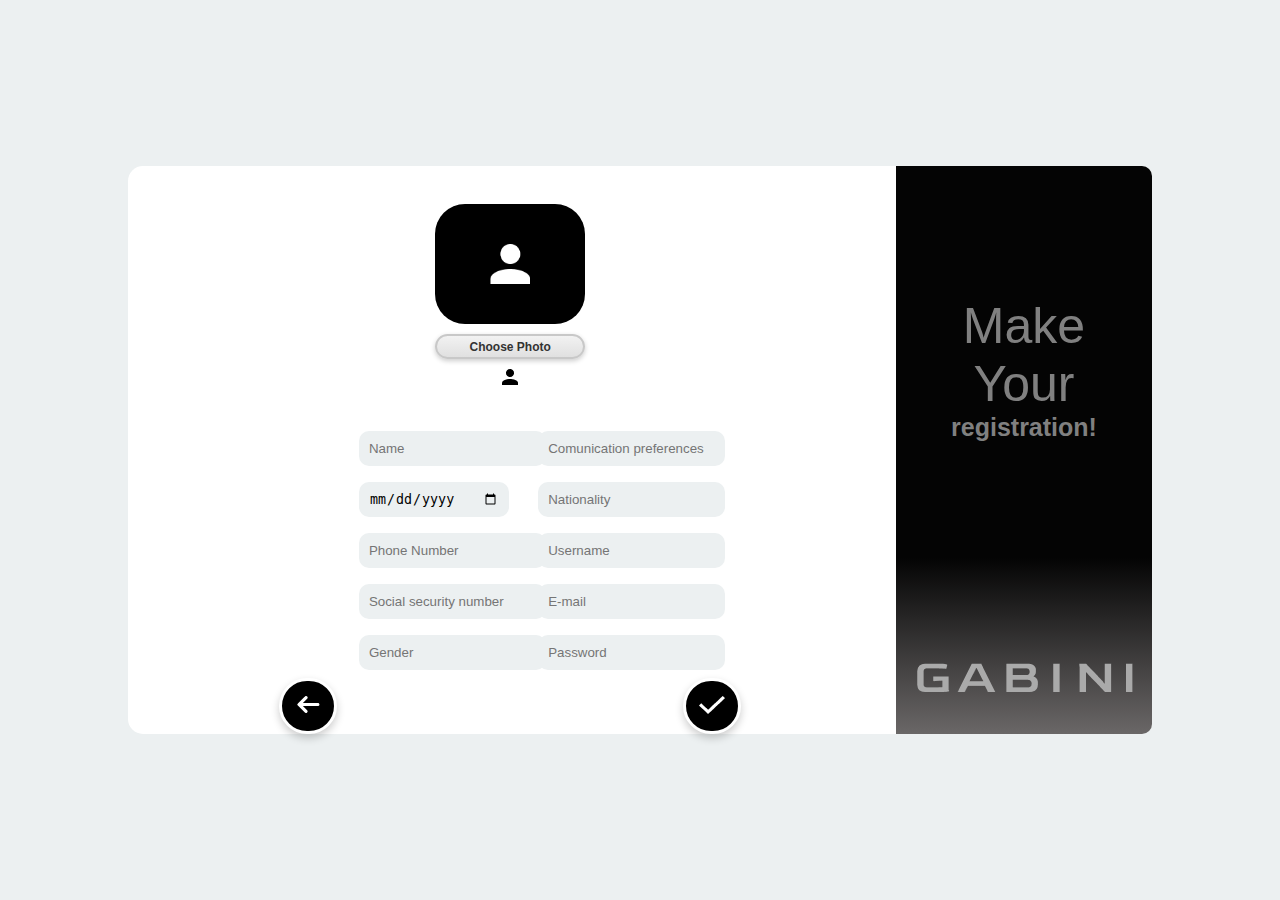
<file: page/cadastro/cadastro.html>
<!DOCTYPE html>
<html lang="en">
<head>
    <meta charset="UTF-8">
    <meta name="viewport" content="width=device-width, initial-scale=1.0">
    <title>Frontend</title>
    <link rel="stylesheet" type="text/css" href="cadastro.css">
</head>
<body>
    <div class="container">
        <div class="content first-content">
            <div class="first-column">
                <div class="perfil">
                    <div class="foto-perfil">
                        <img id="foto" src="../cadastro/svg/Vector (4).png">
                    </div>
                    <div class="ft">
                        <button class="choose-ft">
                            <h2>Choose Photo</h2>
                        </button>
                        <div class="icon-user"><img src="../cadastro/svg/Vector (5).png"></div>
                    </div>
                </div>
                <div class="slots">
                    <div class="row-slot1">
                        <form class="form">
                            <label class="label-input">
                                <input type="text" placeholder="Name" id="name">
                            </label>
                            <label class="label-input">
                                <input type="date" placeholder="Date of Birth" id="dob">
                            </label>
                            <label class="label-input">
                                <input type="text" placeholder="Phone Number" id="number">
                            </label>
                            <label class="label-input">
                                <input type="text" placeholder="Social security number" id="social">
                            </label>
                            <label class="label-input">
                                <input type="text" placeholder="Gender"id="gender">
                            </label>
                        </form>
                    </div>  
                    <div class="row-slot2">
                        <form class="form2">
                            <label class="label-input">
                                <input type="text" placeholder="Comunication preferences" id="preferences">
                            </label>
                            <label class="label-input">
                                <input type="text" placeholder="Nationality" id="nationality">
                            </label>
                            <label class="label-input">
                                <input type="text" placeholder="Username" id="username">
                            </label>
                            <label class="label-input">
                                <input type="text" placeholder="E-mail" id="email">
                            </label>
                            <label class="label-input">
                                <input type="text" placeholder="Password" id="password">
                            </label>
                        </form>
                    </div>  
                </div>
                <div class="buttons-container">
                    <button class="circle"><a href="../Login/login.html"><img src="../cadastro/svg/Vector (3).png"></a></button>
                    <button class="circle"><a href="../cadastro/page/index.html"><img src="../cadastro/svg/Vector (1).png"></a></button> 
                </div>      
            </div>    
            <div class="second-column">
                <div class="title">
                    <p>Make<br>Your</p>
                    <h2>registration!</h2>
                </div>
                <img id="logo" src="../cadastro/svg/Logo2.png">
            </div>
        </div>
    </div>
</body>
</html>
</file>
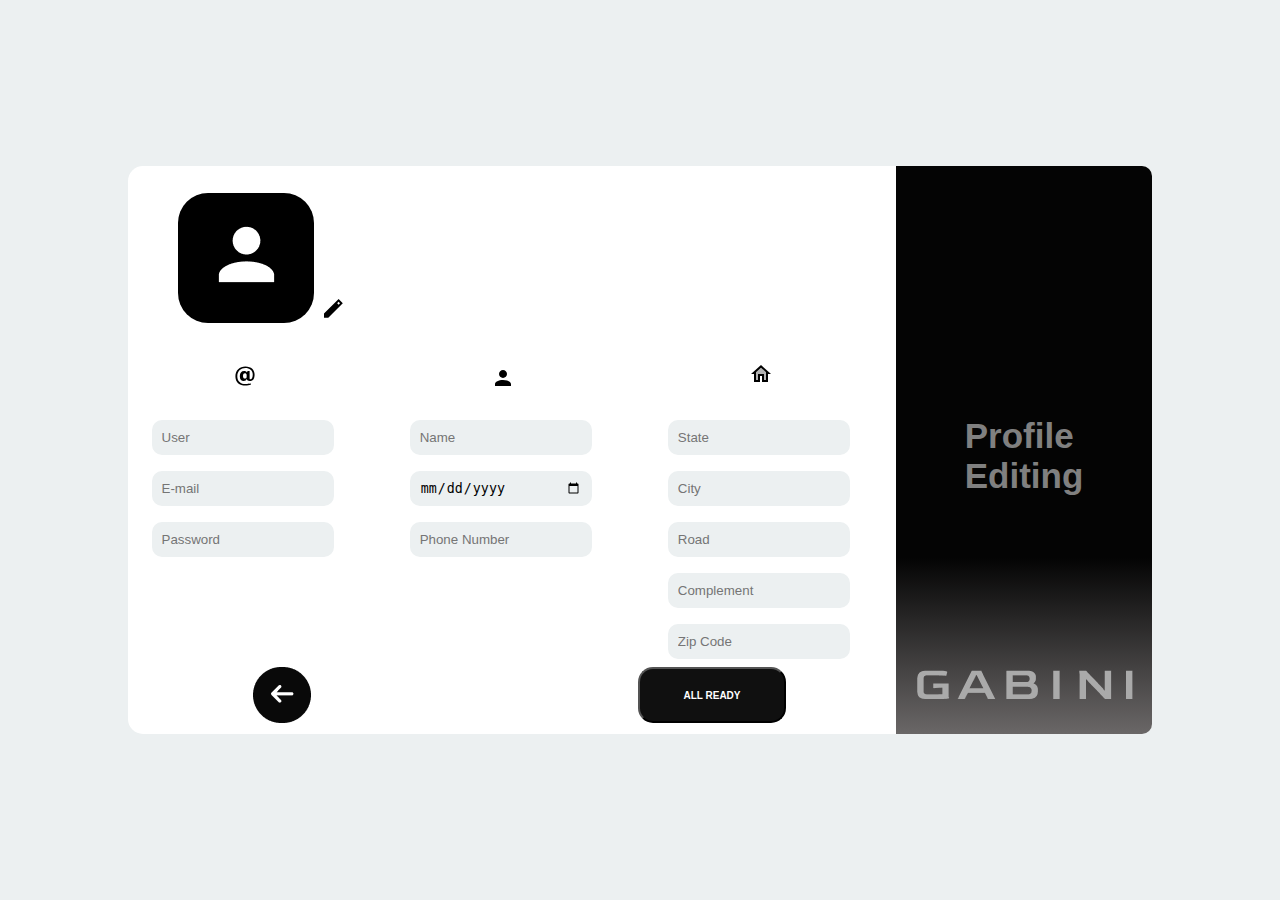
<file: page/edit/edit.html>
<!DOCTYPE html>
<html lang="en">
<head>
    <meta charset="UTF-8">
    <meta name="viewport" content="width=device-width, initial-scale=1.0">
    <title>Frontend</title>
    <link rel="stylesheet" type="text/css" href="edit.css">
</head>
<body>
    <div class="container">
        <div class="content first-content">
            <div class="perfil">
                <div class="foto-perfil">
                    <img id="foto" src="svg/mdi_user.png">
                </div>
                <div>
                    <img id="edit-ft" src="svg/Vector (2).svg">
                </div>
            </div>
            <div class="first-column">
                <div class="slots">
                    <div class="row-slot1">
                        <img id="sec1" src="svg/Vector.svg">
                        <form class="form">
                            <label class="label-input">
                                <input type="text" placeholder="User" id="user">
                            </label>
                            <label class="label-input">
                                <input type="email" placeholder="E-mail" id="email">
                            </label>
                            <label class="label-input">
                                <input type="password" placeholder="Password" id="password">
                            </label>
                        </form>
                    </div>
                    <div class="row-slot2">
                        <img id="sec2" src="svg/Vector-user.svg">
                        <form class="form">
                            <label class="label-input">
                                <input type="text" placeholder="Name" id="name">
                            </label>
                            <label class="label-input">
                                <input type="date" placeholder="Date of Birth" id="dob">
                            </label>
                            <label class="label-input">
                                <input type="tel" placeholder="Phone Number" id="phone">
                            </label>
                        </form>
                    </div>
                    <div class="row-slot3">
                        <img id="sec3" src="svg/CEP.svg">
                        <form class="form">
                            <label class="label-input">
                                <input type="text" placeholder="State" id="state">
                            </label>
                            <label class="label-input">
                                <input type="text" placeholder="City" id="city">
                            </label>
                            <label class="label-input">
                                <input type="text" placeholder="Road" id="road">
                            </label>
                            <label class="label-input">
                                <input type="text" placeholder="Complement" id="complement">
                            </label>
                            <label class="label-input">
                                <input type="text" placeholder="Zip Code" id="zip">
                            </label>
                        </form>
                    </div>  
                </div>
                <div class="buttons-container">
                    <img id="btn-left" src="svg/Buttom_back.png">
                    <button class="btn">ALL READY</button>        
                </div>      
            </div>    
            <div class="second-column">
                <h2 class="tittle">Profile </BR> Editing</h2>
                <img id="logo" src="svg/Logo2.png">
            </div>
        </div>
    </div>
</body>
</html>
</file>
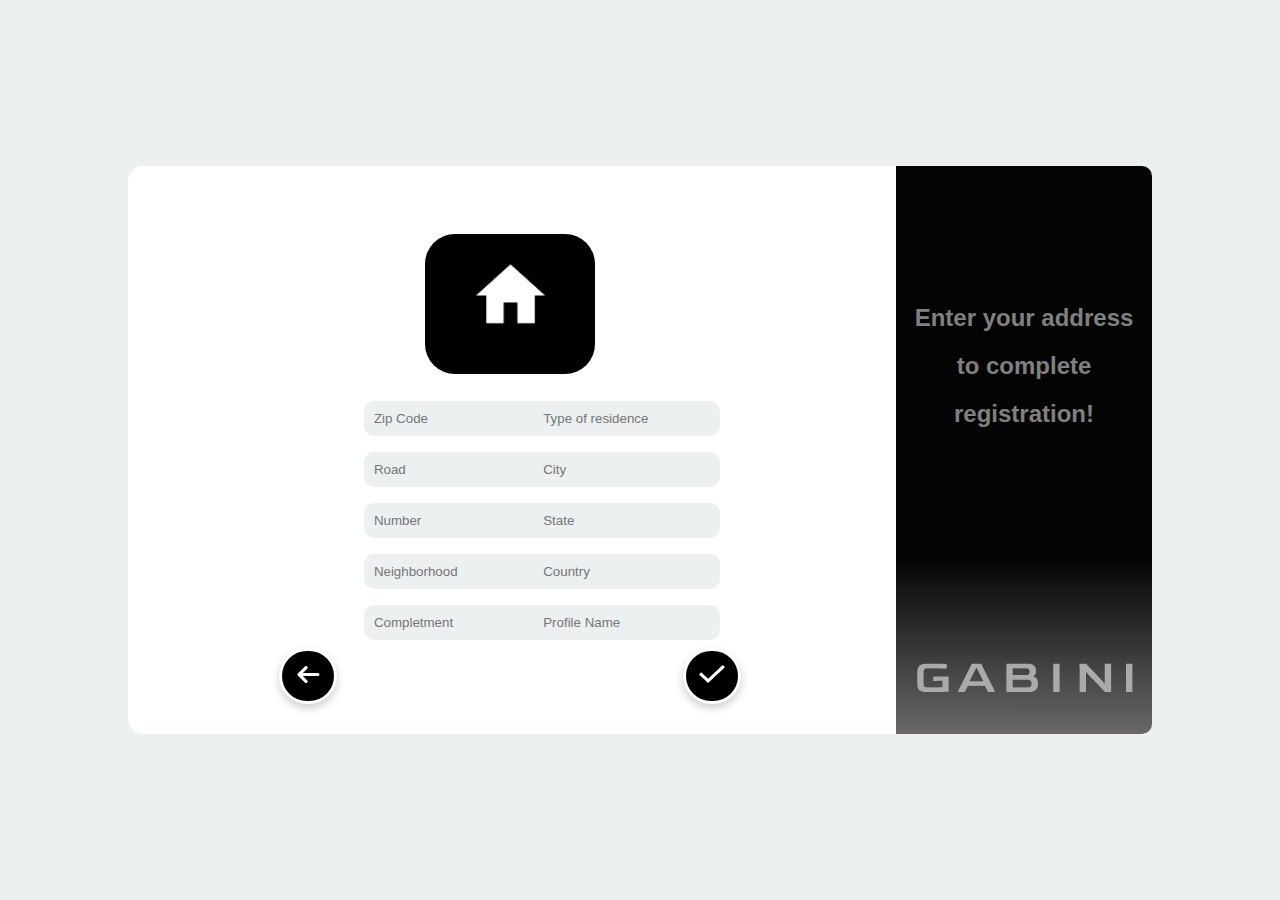
<file: page/endereco/endereço.html>
<!DOCTYPE html>
<html lang="en">
<head>
    <meta charset="UTF-8">
    <meta name="viewport" content="width=device-width, initial-scale=1.0">
    <title>Frontend</title>
    <link rel="stylesheet" type="text/css" href="endereco.css">
</head>
<body>
    <div class="container">
        <div class="content first-content">
            <div class="first-column">
                <div class="perfil">
                    <div class="foto-perfil">
                        <img id="foto" src="svg/ic_sharp-home.png">
                    </div>
                </div>
                <div class="slots">
                    <div class="row-slot1">
                        <form class="form">
                            <label class="label-input">
                                <input type="text" placeholder="Zip Code" id="zip">
                            </label>
                            <label class="label-input">
                                <input type="text" placeholder="Road" id="road">
                            </label>
                            <label class="label-input">
                                <input type="text" placeholder="Number" id="number">
                            </label>
                            <label class="label-input">
                                <input type="text" placeholder="Neighborhood" id="Neighborhood">
                            </label>
                            <label class="label-input">
                                <input type="text" placeholder="Completment" id="completment">
                            </label>
                        </form>
                    </div>  
                    <div class="row-slot2">
                        <form class="form2">
                            <label class="label-input">
                                <input type="text" placeholder="Type of residence" id="residence">
                            </label>
                            <label class="label-input">
                                <input type="text" placeholder="City" id="city2">
                            </label>
                            <label class="label-input">
                                <input type="text" placeholder="State" id="state2">
                            </label>
                            <label class="label-input">
                                <input type="text" placeholder="Country" id="country">
                            </label>
                            <label class="label-input">
                                <input type="text" placeholder="Profile Name" id="profile">
                            </label>
                        </form>
                    </div>  
                </div>
                <div class="buttons-container">
                    <button class="circle"><img src="svg/Vector (3).png"></button>
                    <button class="circle"><img src="svg/Vector (1).png"></button> 
                </div>      
            </div>    
            <div class="second-column">
                <div class="title">
                    <h2>Enter your address<br>to complete<br>registration!</h2>
                </div>
                <img id="logo" src="svg/Logo2.png">
            </div>
        </div>
    </div>
</body>
</html>
</file>
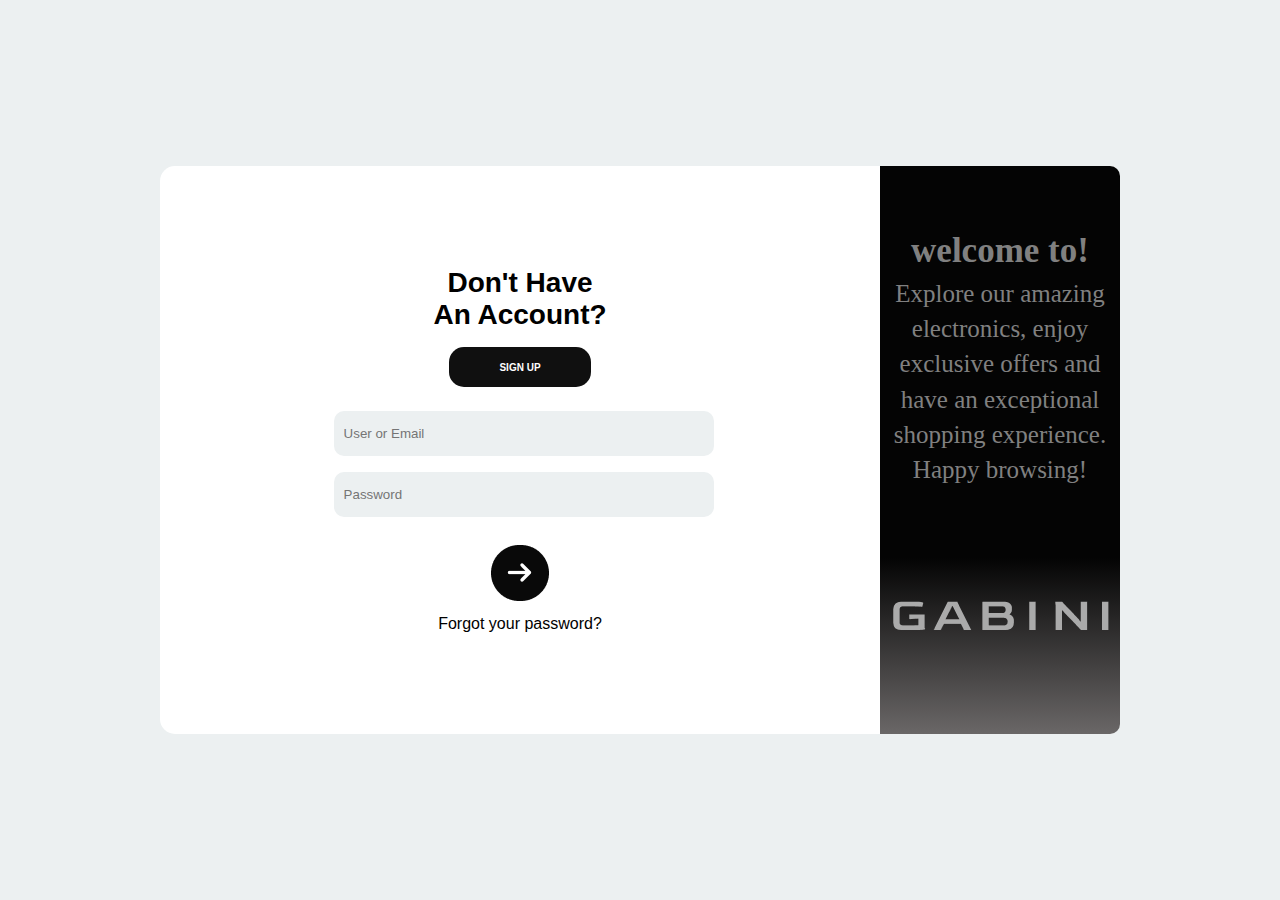
<file: page/Login/login.html>
<!DOCTYPE html>
<html lang="en">
<head>
    <meta charset="UTF-8">
    <meta name="viewport" content="width=device-width, initial-scale=1.0">
    <title>Frontend</title>
    <link rel="stylesheet" type="text/css" href="login.css">
</head>
<body>
    <div class="container">
        <div class="content first-content">
            <div class="first-column">
                <h2 class="title">don't have <br> an account?</h2>
                <button class="btn">sign up<a href="/page/cadastro/cadastro.html"></a></button>        
                <form class="form">
                    <label class="label-input" for="">
                        <input type="text" placeholder="User or Email">
                    </label>
                    <label class="label-input" for="">
                        <input type="email" placeholder="Password">
                    </label>
                </form>
                <div class="confirm">
                    <a href="#"><img src="../Login/svg/Button-login-page.png"></a>
                </div>
                <div class="forgot">
                    <a href="#">Forgot your password?</a>
                </div>
            </div>    
            <div class="second-column">
                <h2 class="tittle">welcome to!</h2>
                <p class="description description-primary">Explore our amazing electronics, enjoy exclusive offers and have an exceptional shopping experience. Happy browsing!</p>
                <img id="logo" src="../Login/svg/Logo2-gabini.png">
            </div>
        </div>
    </div>
</body>
</html>
</file>
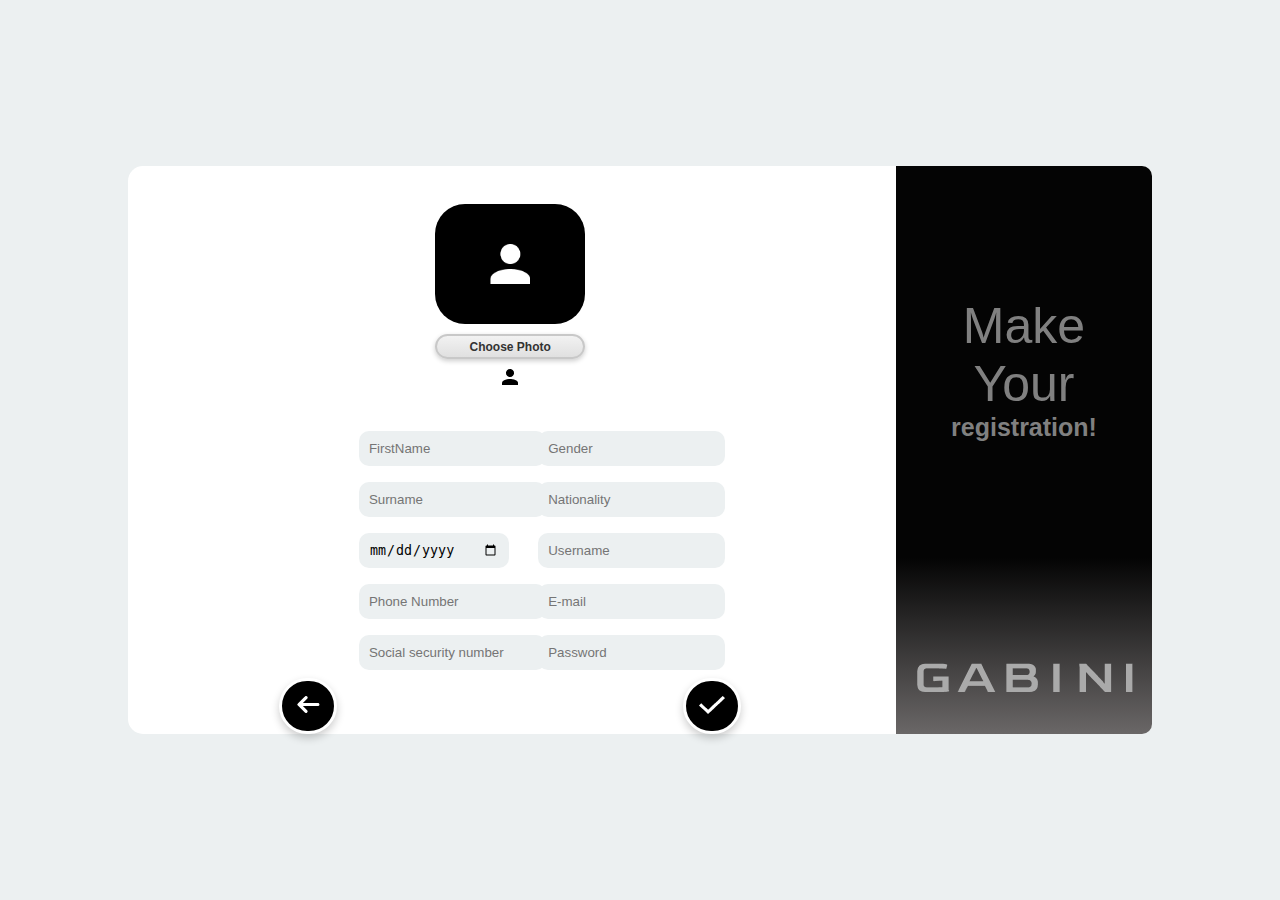
<file: Pages/cadastro/cadastro.html>
<!DOCTYPE html>
<html lang="en">
<head>
    <meta charset="UTF-8">
    <meta name="viewport" content="width=device-width, initial-scale=1.0">
    <title>Frontend</title>
    <link rel="stylesheet" type="text/css" href="cadastro.css">
</head>
<body>
    <div class="container">
        <div class="content first-content">
            <div class="first-column">
                <div class="perfil">
                    <div class="foto-perfil">
                        <img id="foto" src="../cadastro/svg/Vector (4).png">
                    </div>
                    <div class="ft">
                        <button class="choose-ft">
                            <h2>Choose Photo</h2>
                        </button>
                        <div class="icon-user"><img src="../cadastro/svg/Vector (5).png"></div>
                    </div>
                </div>
                <div class="slots">
                    <div class="row-slot1">
                        <form class="form">
                            <label class="label-input">
                                <input type="text" placeholder="FirstName" id="name">
                            </label>
                            <label class="label-input">
                                <input type="text" placeholder="Surname" id="Surname">
                            </label>
                            <label class="label-input">
                                <input type="date" placeholder="Date of Birth" id="dob">
                            </label>
                            <label class="label-input">
                                <input type="text" placeholder="Phone Number" id="number">
                            </label>
                            <label class="label-input">
                                <input type="text" placeholder="Social security number" id="security_number">
                            </label>
                        </form>
                    </div>  
                    <div class="row-slot2">
                        <form class="form2">
                            <label class="label-input">
                                <input type="text" placeholder="Gender"id="gender">
                            </label>
                            <label class="label-input">
                                <input type="text" placeholder="Nationality" id="nationality">
                            </label>
                            <label class="label-input">
                                <input type="text" placeholder="Username" id="username">
                            </label>
                            <label class="label-input">
                                <input type="text" placeholder="E-mail" id="email">
                            </label>
                            <label class="label-input">
                                <input type="text" placeholder="Password" id="password">
                            </label>
                        </form>
                    </div>  
                </div>
                <div class="buttons-container">
                    <button class="circle"><a href="../Login/login.html"><img src="../cadastro/svg/Vector (3).png"></a></button>
                    <button class="circle"><a href="../cadastro/page/index.html"><img src="../cadastro/svg/Vector (1).png"></a></button> 
                </div>      
            </div>    
            <div class="second-column">
                <div class="title">
                    <p>Make<br>Your</p>
                    <h2>registration!</h2>
                </div>
                <img id="logo" src="../cadastro/svg/Logo2.png">
            </div>
        </div>
    </div>
</body>
</html>
</file>
<file: page/cadastro/cadastro.css>
* {
    margin: 0;
    padding: 0;
    box-sizing: border-box;
}
body {
    font-family:'Lucida Sans', 'Lucida Sans Regular', 'Lucida Grande', 'Lucida Sans Unicode', Verdana, sans-serif;
}
.container {
    display: flex;
    justify-content: center;
    align-items: center;
    height: 100vh;
    background-color: #ecf0f1;
}
.content {
    background-color: #fff;
    border-radius: 15px;
    width: 80%;
    height: 568px;
    justify-content: space-between;
    align-items: center;
    position: relative;
}

.perfil {
    width: 220px;
    height: 220px;
    display: flex;
    flex-direction: column; 
    justify-content: center; 
    align-items: center; 
}

.foto-perfil {
    background-color: #000;
    width: 150px; 
    height: 120px; 
    border-radius: 30px; 
    display: flex;
    justify-content: center;
    align-items: center; 
    margin-top: 10px;
}


#foto {
    width: 40px; 
    height: 40px;
    cursor: pointer;
}

.choose-ft {
    background: linear-gradient(180deg, rgba(242, 242, 242, 1) 0%, rgba(224, 224, 224, 1) 100%);
    width: 150px;
    height: 25px; 
    border: 2px solid rgba(200, 200, 200, 1); 
    border-radius: 16px;
    box-shadow: 0 2px 5px rgba(0, 0, 0, 0.2); 
    color: #333; 
    font-weight: bold; 
    text-align: center; 
    cursor: pointer; 
    transition: all 0.3s ease; 
    font-size: 8px;
    margin-top: 10px; 
}

.choose-ft:hover {
    background: rgba(220, 220, 220, 1); 
    transform: translateY(-2px); 
}

.icon-user {
    margin-top: 10px;
}

.first-content {
    display: flex;
}

.first-column {
    text-align: center;
    width: 60%; 
    z-index: 10;
    height: 100%;
    display: flex;
    flex-direction: column;
    justify-content: center; 
    align-items: center; 
    padding-top: 20px;
    padding-left: 150px;
}

.slots {
    display: flex;
    justify-content: center;
    align-items: center;
    gap: 40px;
    margin-top: 10px; 
    width: 100%; 
}


.row-slot1, .row-slot2 {
    width: 30%;
    display: flex;
    flex-direction: column;
    align-items: center;
    text-align: center;
}

#sec1, #sec2, #sec3 {
    margin-bottom: 10px; 
    margin-left: -25px;
}

.form, .form2 {
    display: flex;
    flex-direction: column;
    width: 100%;
    border-radius: 10px;
    margin-top: 1rem;
}


.form input, .form2 input {
    height: 35px;
    width: 300px; 
    border: none;
    background-color: #ecf0f1;
    border-radius: 10px;
    box-sizing: border-box; 
}

.label-input {
    background-color: #ecf0f1;
    display: flex;
    margin: 8px;
    width: 150px; 
    border-radius: 10px;
    align-items: center;
    padding: 0 10px;
}

input:-webkit-autofill 
{    
    -webkit-box-shadow: 0 0 0px 1000px #ecf0f1 inset !important;
    -webkit-text-fill-color: #000 !important;
}


.buttons-container {
    display: flex;
    justify-content: space-between;
    align-items: center; 
    width: 100%; 
    padding: 0 1px;
}

.circle {
    background-color: #000;
    width: 58px;
    height: 56px;
    border: 3px solid #fff; 
    border-radius: 30px;
    cursor: pointer;
    box-shadow: 0 4px 8px rgba(0, 0, 0, 0.2);
    transition: all 0.3s ease;
}

.circle:hover {
    background-color: #444;
    border-color: #fff; 
    box-shadow: 0 6px 12px rgba(0, 0, 0, 0.3);
    transform: translateY(-2px);
}

#btn-left {
    display: flex;
    cursor: pointer;
    height: 56px;
}

.btn {
    width: 148px;
    height: 56px;
    border-radius: 15px;
    text-transform: uppercase;
    color: #fff;
    font-size: 10px;
    cursor: pointer;
    font-weight: bold;
    align-self: center;
    margin-left: -16rem;
    background-color: rgba(16, 16, 16, 1);
}

.second-column {
    width: 25%;
    height: 100%;
    border-radius: 0 10px 10px 0;
    display: flex;
    flex-direction: column;
    justify-content: space-between; 
    align-items: center;
    background: linear-gradient(180deg, #040404 69%, #6A6767 100%);
}

.title p{
    font-size: 50px;
    font-family:'Lucida Sans', 'Lucida Sans Regular', 'Lucida Grande', 'Lucida Sans Unicode', Geneva, Verdana, sans-serif;
    color: rgba(128, 128, 128, 1);
    text-align: center; 
    margin-top: 90%;
}

.title h2{
    font-family:'Lucida Sans', 'Lucida Sans Regular', 'Lucida Grande', 'Lucida Sans Unicode', Geneva, Verdana, sans-serif;
    color: rgba(128, 128, 128, 1);
    font-size: 25px;
    text-align: center; 
}

#logo {
    padding: 20px; 
    margin-bottom: 20px; 
}

/*VERSÃO MOBILE*/
@media screen and (max-width: 1040px) {
    .content {
        width: 100%;
        height: 100%;
    }

    .first-content{
        flex-direction: column;
        justify-content: space-around;
    }

    .first-column, .second-column {
        width: 100%;
    }
    

    .form {
        width: 90%;
    }   
}

@media screen and (max-width: 740px) {
    .form {
        width: 50%;
    }
}

@media screen and (max-width: 425px) {
    .form {
        width: 100%;
    }
}
</file>
<file: page/edit/edit.css>
* {
    margin: 0;
    padding: 0;
    box-sizing: border-box;
}
body {
    font-family:'Lucida Sans', 'Lucida Sans Regular', 'Lucida Grande', 'Lucida Sans Unicode', Geneva, Verdana, sans-serif;
}
.container {
    display: flex;
    justify-content: center;
    align-items: center;
    height: 100vh;
    background-color: #ecf0f1;
}
.content {
    background-color: #fff;
    border-radius: 15px;
    width: 80%;
    height: 568px;
    justify-content: space-between;
    align-items: center;
    position: relative;
}

.perfil{
    width: 230px;
    height: 200px;
    margin-top: -24rem;
    margin-left: 50px;
    display: flex;
    justify-content: center;
}
.foto-perfil{
    background-color: #000;
    width: 120%;
    height: 65%;
    border-radius: 30px;
    display: flex;
    justify-content: center;
    margin-top: 35px;
}

#foto{
    width: 83px;
    height: 83px;
    margin-top: 20px;
    cursor: pointer;
}

#edit-ft{
    margin-top: 8.80rem;
    margin-left: 10px;
    cursor: pointer;
}

.tittle{
    padding: 250px 0 60px;
    font-family:'Lucida Sans', 'Lucida Sans Regular', 'Lucida Grande', 'Lucida Sans Unicode', Geneva, Verdana, sans-serif;
    color: rgba(128, 128, 128, 1);
    font-size: 35px;
    align-items: center;
}

.first-content {
    display: flex;
}

.first-column {
    text-align: center;
    width: 75%;
    z-index: 10;
    height: 100%;
}

.slots {
    display: flex;
    justify-content: center;
    align-items: flex-start;
    gap: 30px;
    margin-top: 200px; 
    margin-left: -13rem;
}


.row-slot1{
    width: 30%; 
    display: flex;
    flex-direction: column;
    align-items: center; 
    text-align: center; 
}

.row-slot3 {
    width: 30%; 
    display: flex;
    flex-direction: column;
    align-items: center; 
    text-align: center; 
    margin-top:-4px; 

}

.row-slot2{
    width: 30%; 
    display: flex;
    flex-direction: column;
    align-items: center; 
    text-align: center; 
    margin-top: 4px; 
}

#sec1, #sec2, #sec3 {
    margin-bottom: 10px; 
    margin-left: -25px;
}

.form, .form2, .form3 {
    display: flex;
    flex-direction: column;
    width: 100%;
    border-radius: 10px 10px 10px 10px;
    margin-top: 1rem;
}

.form input {
    height: 35px;
    width: 100%;
    border: none;
    background-color: #ecf0f1;
    border-radius:  10px;
}
.label-input {
    background-color: #ecf0f1;
    display: flex;
    margin: 8px;
    width: 80%;
    border-radius: 10px ;
    align-items: center;
    padding: 0 10px;
}

input:-webkit-autofill 
{    
    -webkit-box-shadow: 0 0 0px 1000px #ecf0f1 inset !important;
    -webkit-text-fill-color: #000 !important;
}


.buttons-container {
    display: flex;
    justify-content: space-between;
    align-items: center; 
    width: 100%; 
    padding: 0 10px; 
    margin-left: -100px;
}

#btn-left {
    display: flex;
    cursor: pointer;
    height: 56px;
}

.btn {
    width: 148px;
    height: 56px;
    border-radius: 15px;
    text-transform: uppercase;
    color: #fff;
    font-size: 10px;
    cursor: pointer;
    font-weight: bold;
    align-self: center;
    margin-left: -16rem;
    background-color: rgba(16, 16, 16, 1);
}

.second-column {
    width: 25%;
    height: 100%;
    border-radius: 0 10px 10px 0;
    display: flex;
    flex-direction: column;
    align-items: center;
    background: linear-gradient(180deg, #040404 69%, #6A6767 100%);
}
.forgot a{
    color: #000;
    text-decoration: none;
}

#logo{
    padding: 100px;
}

/*VERSÃO MOBILE*/
@media screen and (max-width: 1040px) {
    .content {
        width: 100%;
        height: 100%;
    }

    .first-content{
        flex-direction: column;
        justify-content: space-around;
    }

    .first-column, .second-column {
        width: 100%;
    }
    

    .form {
        width: 90%;
    }   
}

@media screen and (max-width: 740px) {
    .form {
        width: 50%;
    }
}

@media screen and (max-width: 425px) {
    .form {
        width: 100%;
    }
}
</file>
<file: page/endereco/endereco.css>
* {
    margin: 0;
    padding: 0;
    box-sizing: border-box;
}
body {
    font-family:'Lucida Sans', 'Lucida Sans Regular', 'Lucida Grande', 'Lucida Sans Unicode', Verdana, sans-serif;
}
.container {
    display: flex;
    justify-content: center;
    align-items: center;
    height: 100vh;
    background-color: #ecf0f1;
}
.content {
    background-color: #fff;
    border-radius: 15px;
    width: 80%;
    height: 568px;
    justify-content: space-between;
    align-items: center;
    position: relative;
}

.perfil {
    width: 170px;
    height: 140px;
    display: flex;
    justify-content: center;
    align-items: center; 
}

.foto-perfil{
    background-color: #000;
    width: 120%;
    height: 100%;
    border-radius: 30px;
    display: flex;
    justify-content: center;
    margin-top: 35px;
}

#foto{
    width: 83px;
    height: 83px;
    margin-top: 20px;
    cursor: pointer;
}

#edit-ft{
    margin-top: 8.80rem;
    margin-left: 10px;
    cursor: pointer;
}


.first-content {
    display: flex;
}

.first-column {
    text-align: center;
    width: 60%; 
    z-index: 10;
    height: 100%;
    display: flex;
    flex-direction: column;
    justify-content: center; 
    align-items: center; 
    padding-top: 20px;
    padding-left: 150px;
}

.slots {
    display: flex;
    justify-content: center;
    align-items: center;
    gap: 30px;
    margin-top: 20px; 
    width: 100%; 
}


.row-slot1, .row-slot2 {
    width: 30%;
    display: flex;
    flex-direction: column;
    align-items: center;
    text-align: center;
}

#sec1, #sec2, #sec3 {
    margin-bottom: 10px; 
    margin-left: -25px;
}

.form, .form2 {
    display: flex;
    flex-direction: column;
    width: 100%;
    border-radius: 10px;
    margin-top: 1rem;
}


.form input, .form2 input {
    height: 35px;
    width: 300px; /* Largura dos inputs */
    border: none;
    background-color: #ecf0f1;
    border-radius: 10px;
}

.label-input {
    background-color: #ecf0f1;
    display: flex;
    margin: 8px;
    width: 150px; /* Define a largura da label */
    border-radius: 10px;
    align-items: center;
    padding: 0 10px;
}

input:-webkit-autofill 
{    
    -webkit-box-shadow: 0 0 0px 1000px #ecf0f1 inset !important;
    -webkit-text-fill-color: #000 !important;
}


.buttons-container {
    display: flex;
    justify-content: space-between;
    align-items: center; 
    width: 100%; 
    padding: 0 1px;
}

.circle {
    background-color: #000;
    width: 58px;
    height: 56px;
    border: 3px solid #fff; 
    border-radius: 30px;
    cursor: pointer;
    box-shadow: 0 4px 8px rgba(0, 0, 0, 0.2);
    transition: all 0.3s ease;
}

.circle:hover {
    background-color: #444;
    border-color: #fff; 
    box-shadow: 0 6px 12px rgba(0, 0, 0, 0.3);
    transform: translateY(-2px);
}

#btn-left {
    display: flex;
    cursor: pointer;
    height: 56px;
}

.btn {
    width: 148px;
    height: 56px;
    border-radius: 15px;
    text-transform: uppercase;
    color: #fff;
    font-size: 10px;
    cursor: pointer;
    font-weight: bold;
    align-self: center;
    margin-left: -16rem;
    background-color: rgba(16, 16, 16, 1);
}

.second-column {
    width: 25%;
    height: 100%;
    border-radius: 0 10px 10px 0;
    display: flex;
    flex-direction: column;
    justify-content: space-between; /* Separa os elementos */
    align-items: center;
    background: linear-gradient(180deg, #040404 69%, #6A6767 100%);
}

.title {
    font-family:'Lucida Sans', 'Lucida Sans Regular', 'Lucida Grande', 'Lucida Sans Unicode', Geneva, Verdana, sans-serif;
    color: rgba(128, 128, 128, 1);
    font-size: 16px;
    line-height: 2; 
    text-align: center; 
    margin-top: 50%;
}

#logo {
    padding: 20px; /* Ajuste a margem se necessário */
    margin-bottom: 20px; /* Adiciona espaço abaixo da logo */
}

/*VERSÃO MOBILE*/
@media screen and (max-width: 1040px) {
    .content {
        width: 100%;
        height: 100%;
    }

    .first-content{
        flex-direction: column;
        justify-content: space-around;
    }

    .first-column, .second-column {
        width: 100%;
    }
    

    .form {
        width: 90%;
    }   
}

@media screen and (max-width: 740px) {
    .form {
        width: 50%;
    }
}

@media screen and (max-width: 425px) {
    .form {
        width: 100%;
    }
}
</file>
<file: page/Login/login.css>
* {
    margin: 0;
    padding: 0;
    box-sizing: border-box;
}
body {
    font-family: 'Open Sans', sans-serif;
}
.container {
    display: flex;
    justify-content: center;
    align-items: center;
    height: 100vh;
    background-color: #ecf0f1;
}
.content {
    background-color: #fff;
    border-radius: 15px;
    width: 960px;
    height: 568px;
    justify-content: space-between;
    align-items: center;
    position: relative;
}

.title {
    font-size: 28px;
    font-weight: bold;
    text-transform: capitalize;
    color: #000;

}
.tittle{
    padding: 65px 0 5px;
    font-family:Georgia, 'Times New Roman', Times, serif;
    color: rgba(128, 128, 128, 1);
    font-size: 35px;
    align-items: center;
}
.description {
    font-size: 14px;
    font-weight: 300;
    line-height: 30px;
    color: rgba(128, 128, 128, 1);
    width: 222px;
    font-family: Georgia, 'Times New Roman', Times, serif;
    font-size: 25px;
    line-height: 35.2px;
    text-align: center;
}
.btn {
    border-radius: 15px;
    text-transform: uppercase;
    color: #fff;
    font-size: 10px;
    padding: 10px 50px;
    cursor: pointer;
    font-weight: bold;
    width: 150px;
    align-self: center;
    border: none;
    margin-top: 1rem;
    background: rgba(16, 16, 16, 1);
    width: 142px;
    height: 40px;

}
.first-content {
    display: flex;
}

.first-column {
    text-align: center;
    width: 75%;
    z-index: 10;
}
.second-column {
    width: 25%;
    height: 100%;
    border-radius: 0 10px 10px 0;
    display: flex;
    flex-direction: column;
    align-items: center;
    background: linear-gradient(180deg, #040404 69%, #6A6767 100%);
}
.form {
    display: flex;
    flex-direction: column;
    width: 55%;
    border-radius: 10px 10px 10px 10px;
    margin-left: 23%;
    margin-top: 1rem;
}
.form input {
    height: 45px;
    width: 100%;
    border: none;
    background-color: #ecf0f1;
    border-radius:  10px;
}
input:-webkit-autofill 
{    
    -webkit-box-shadow: 0 0 0px 1000px #ecf0f1 inset !important;
    -webkit-text-fill-color: #000 !important;
}
.label-input {
    background-color: #ecf0f1;
    display: flex;
    margin: 8px;
    border-radius: 10px ;
    align-items: center;
    padding: 0 10px;
}
.icon-modify {
    color: #7f8c8d;
    padding: 0 5px;
}

.confirm{
    cursor: pointer;
    padding: 20px 0 10px ;
}

.forgot a{
    color: #000;
    text-decoration: none;
}

#logo{
    padding: 100px;
}

/*VERSÃO MOBILE*/
@media screen and (max-width: 1040px) {
    .content {
        width: 100%;
        height: 100%;
    }

    .first-content{
        flex-direction: column;
        justify-content: space-around;
    }

    .first-column, .second-column {
        width: 100%;
    }
    
    .sign-in-js{
        top: 60%;
        left: 0;
        border-radius: 0;

    }

    .form {
        width: 90%;
    }   
}

@media screen and (max-width: 740px) {
    .form {
        width: 50%;
    }
}

@media screen and (max-width: 425px) {
    .form {
        width: 100%;
    }
}
</file>
<file: Pages/cadastro/cadastro.css>
* {
    margin: 0;
    padding: 0;
    box-sizing: border-box;
}
body {
    font-family:'Lucida Sans', 'Lucida Sans Regular', 'Lucida Grande', 'Lucida Sans Unicode', Verdana, sans-serif;
}
.container {
    display: flex;
    justify-content: center;
    align-items: center;
    height: 100vh;
    background-color: #ecf0f1;
}
.content {
    background-color: #fff;
    border-radius: 15px;
    width: 80%;
    height: 568px;
    justify-content: space-between;
    align-items: center;
    position: relative;
}

.perfil {
    width: 220px;
    height: 220px;
    display: flex;
    flex-direction: column; 
    justify-content: center; 
    align-items: center; 
}

.foto-perfil {
    background-color: #000;
    width: 150px; 
    height: 120px; 
    border-radius: 30px; 
    display: flex;
    justify-content: center;
    align-items: center; 
    margin-top: 10px;
}


#foto {
    width: 40px; 
    height: 40px;
    cursor: pointer;
}

.choose-ft {
    background: linear-gradient(180deg, rgba(242, 242, 242, 1) 0%, rgba(224, 224, 224, 1) 100%);
    width: 150px;
    height: 25px; 
    border: 2px solid rgba(200, 200, 200, 1); 
    border-radius: 16px;
    box-shadow: 0 2px 5px rgba(0, 0, 0, 0.2); 
    color: #333; 
    font-weight: bold; 
    text-align: center; 
    cursor: pointer; 
    transition: all 0.3s ease; 
    font-size: 8px;
    margin-top: 10px; 
}

.choose-ft:hover {
    background: rgba(220, 220, 220, 1); 
    transform: translateY(-2px); 
}

.icon-user {
    margin-top: 10px;
}

.first-content {
    display: flex;
}

.first-column {
    text-align: center;
    width: 60%; 
    z-index: 10;
    height: 100%;
    display: flex;
    flex-direction: column;
    justify-content: center; 
    align-items: center; 
    padding-top: 20px;
    padding-left: 150px;
}

.slots {
    display: flex;
    justify-content: center;
    align-items: center;
    gap: 40px;
    margin-top: 10px; 
    width: 100%; 
}


.row-slot1, .row-slot2 {
    width: 30%;
    display: flex;
    flex-direction: column;
    align-items: center;
    text-align: center;
}

#sec1, #sec2, #sec3 {
    margin-bottom: 10px; 
    margin-left: -25px;
}

.form, .form2 {
    display: flex;
    flex-direction: column;
    width: 100%;
    border-radius: 10px;
    margin-top: 1rem;
}


.form input, .form2 input {
    height: 35px;
    width: 300px; 
    border: none;
    background-color: #ecf0f1;
    border-radius: 10px;
    box-sizing: border-box; 
}

.label-input {
    background-color: #ecf0f1;
    display: flex;
    margin: 8px;
    width: 150px; 
    border-radius: 10px;
    align-items: center;
    padding: 0 10px;
}

input:-webkit-autofill 
{    
    -webkit-box-shadow: 0 0 0px 1000px #ecf0f1 inset !important;
    -webkit-text-fill-color: #000 !important;
}


.buttons-container {
    display: flex;
    justify-content: space-between;
    align-items: center; 
    width: 100%; 
    padding: 0 1px;
}

.circle {
    background-color: #000;
    width: 58px;
    height: 56px;
    border: 3px solid #fff; 
    border-radius: 30px;
    cursor: pointer;
    box-shadow: 0 4px 8px rgba(0, 0, 0, 0.2);
    transition: all 0.3s ease;
}

.circle:hover {
    background-color: #444;
    border-color: #fff; 
    box-shadow: 0 6px 12px rgba(0, 0, 0, 0.3);
    transform: translateY(-2px);
}

#btn-left {
    display: flex;
    cursor: pointer;
    height: 56px;
}

.btn {
    width: 148px;
    height: 56px;
    border-radius: 15px;
    text-transform: uppercase;
    color: #fff;
    font-size: 10px;
    cursor: pointer;
    font-weight: bold;
    align-self: center;
    margin-left: -16rem;
    background-color: rgba(16, 16, 16, 1);
}

.second-column {
    width: 25%;
    height: 100%;
    border-radius: 0 10px 10px 0;
    display: flex;
    flex-direction: column;
    justify-content: space-between; 
    align-items: center;
    background: linear-gradient(180deg, #040404 69%, #6A6767 100%);
}

.title p{
    font-size: 50px;
    font-family:'Lucida Sans', 'Lucida Sans Regular', 'Lucida Grande', 'Lucida Sans Unicode', Geneva, Verdana, sans-serif;
    color: rgba(128, 128, 128, 1);
    text-align: center; 
    margin-top: 90%;
}

.title h2{
    font-family:'Lucida Sans', 'Lucida Sans Regular', 'Lucida Grande', 'Lucida Sans Unicode', Geneva, Verdana, sans-serif;
    color: rgba(128, 128, 128, 1);
    font-size: 25px;
    text-align: center; 
}

#logo {
    padding: 20px; 
    margin-bottom: 20px; 
}

/*VERSÃO MOBILE*/
@media screen and (max-width: 1040px) {
    .content {
        width: 100%;
        height: 100%;
    }

    .first-content{
        flex-direction: column;
        justify-content: space-around;
    }

    .first-column, .second-column {
        width: 100%;
    }
    

    .form {
        width: 90%;
    }   
}

@media screen and (max-width: 740px) {
    .form {
        width: 50%;
    }
}

@media screen and (max-width: 425px) {
    .form {
        width: 100%;
    }
}
</file>
